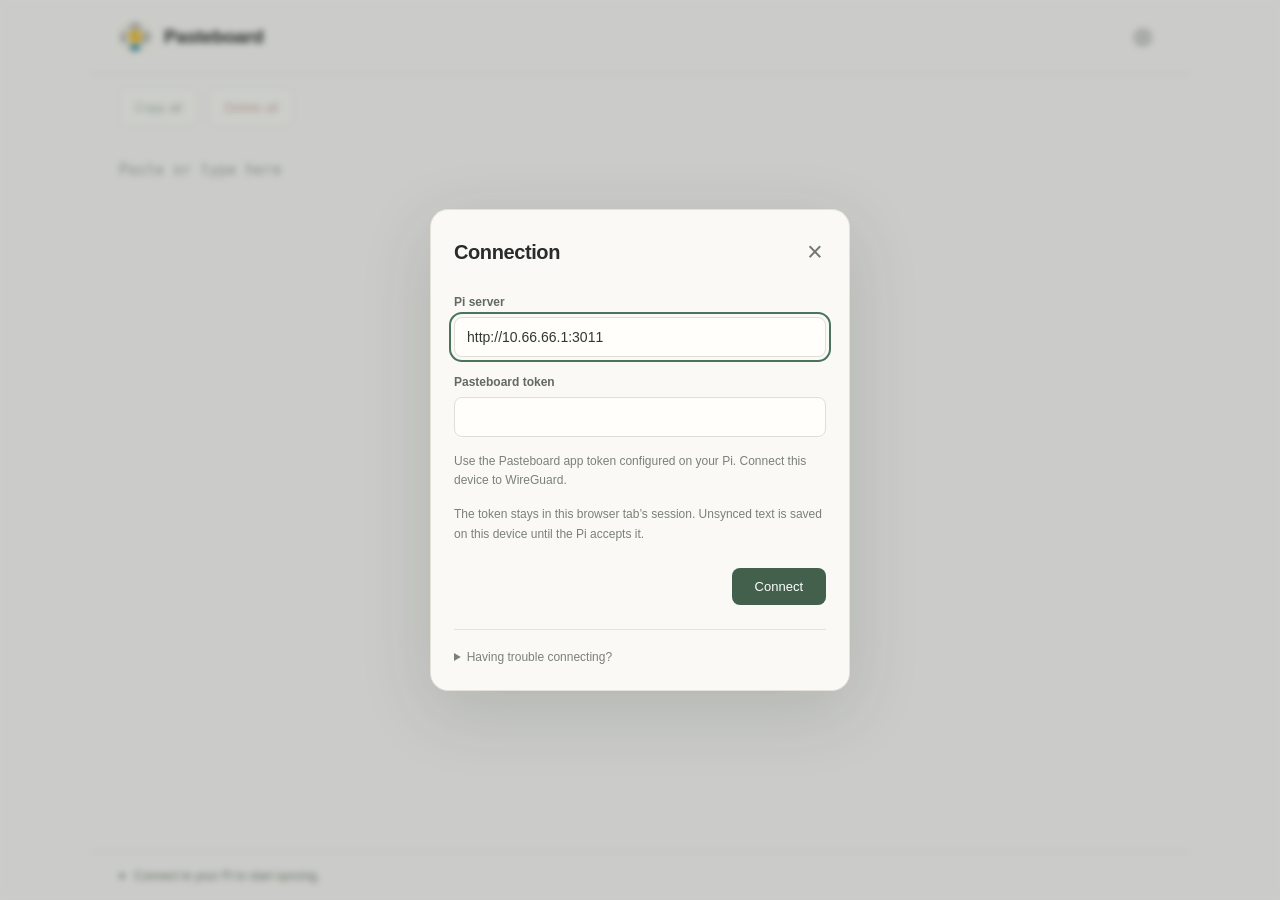
<file: index.html>
<!doctype html>
<html lang="en"><head><meta charset="utf-8" /><meta name="viewport" content="width=device-width, initial-scale=1" /><link href="https://yissok.github.io/pi-pasteboard-web-dist/releases/e755489a7d8057db6d2fa6eea661f86e65cd2d88-38454217464-1/_app/immutable/entry/start.D6fS6vXI.js" rel="modulepreload">
		<link href="https://yissok.github.io/pi-pasteboard-web-dist/releases/e755489a7d8057db6d2fa6eea661f86e65cd2d88-38454217464-1/_app/immutable/chunks/BGh_n59t.js" rel="modulepreload">
		<link href="https://yissok.github.io/pi-pasteboard-web-dist/releases/e755489a7d8057db6d2fa6eea661f86e65cd2d88-38454217464-1/_app/immutable/chunks/jlR7JKsC.js" rel="modulepreload">
		<link href="https://yissok.github.io/pi-pasteboard-web-dist/releases/e755489a7d8057db6d2fa6eea661f86e65cd2d88-38454217464-1/_app/immutable/chunks/CcGpmwrD.js" rel="modulepreload">
		<link href="https://yissok.github.io/pi-pasteboard-web-dist/releases/e755489a7d8057db6d2fa6eea661f86e65cd2d88-38454217464-1/_app/immutable/entry/app.twROI5ka.js" rel="modulepreload">
		<link href="https://yissok.github.io/pi-pasteboard-web-dist/releases/e755489a7d8057db6d2fa6eea661f86e65cd2d88-38454217464-1/_app/immutable/chunks/DZbvdCvC.js" rel="modulepreload">
		<link href="https://yissok.github.io/pi-pasteboard-web-dist/releases/e755489a7d8057db6d2fa6eea661f86e65cd2d88-38454217464-1/_app/immutable/chunks/DWlqnP3x.js" rel="modulepreload">
		<link href="https://yissok.github.io/pi-pasteboard-web-dist/releases/e755489a7d8057db6d2fa6eea661f86e65cd2d88-38454217464-1/_app/immutable/chunks/DAdfpgxY.js" rel="modulepreload">
		<link href="https://yissok.github.io/pi-pasteboard-web-dist/releases/e755489a7d8057db6d2fa6eea661f86e65cd2d88-38454217464-1/_app/immutable/chunks/Bjmi5DRS.js" rel="modulepreload">
		<link href="https://yissok.github.io/pi-pasteboard-web-dist/releases/e755489a7d8057db6d2fa6eea661f86e65cd2d88-38454217464-1/_app/immutable/nodes/0.DeowvRwc.js" rel="modulepreload">
		<link href="https://yissok.github.io/pi-pasteboard-web-dist/releases/e755489a7d8057db6d2fa6eea661f86e65cd2d88-38454217464-1/_app/immutable/nodes/2.Ccenjfkx.js" rel="modulepreload">
		<!--1uha8ag--><meta name="description" content="One shared text field across your Mac, iPhone, and browser."/> <meta name="referrer" content="no-referrer"/> <meta name="theme-color" content="#faf9f6"/> <meta name="apple-mobile-web-app-title" content="Pasteboard"/> <link rel="icon" type="image/png" sizes="32x32" href="https://yissok.github.io/pi-pasteboard-web-dist/releases/e755489a7d8057db6d2fa6eea661f86e65cd2d88-38454217464-1/favicon.png"/> <link rel="apple-touch-icon" sizes="180x180" href="https://yissok.github.io/pi-pasteboard-web-dist/releases/e755489a7d8057db6d2fa6eea661f86e65cd2d88-38454217464-1/apple-touch-icon.png"/><!----><title>Pasteboard</title>
		<link href="https://yissok.github.io/pi-pasteboard-web-dist/releases/e755489a7d8057db6d2fa6eea661f86e65cd2d88-38454217464-1/_app/immutable/assets/2.CrmyjH24.css" rel="stylesheet"></head><body data-sveltekit-preload-data="hover"><div style="display: contents"><!--[--><!--[0--><!--[--><!--[--><div class="app svelte-1uha8ag"><header class="svelte-1uha8ag"><div class="title svelte-1uha8ag"><img class="mark svelte-1uha8ag" src="https://yissok.github.io/pi-pasteboard-web-dist/releases/e755489a7d8057db6d2fa6eea661f86e65cd2d88-38454217464-1/apple-touch-icon.png" alt="" width="34" height="34"/><h1 class="svelte-1uha8ag">Pasteboard</h1></div> <button class="icon-button svelte-1uha8ag" aria-label="Connection" title="Connection"><svg width="21" height="21" viewBox="0 0 24 24" fill="none" aria-hidden="true"><path d="m9.2 3-.7 2.2-2 .9-2.1-.5-2.1 3.6L3.8 11v2l-1.5 1.8 2.1 3.6 2.1-.5 2 .9.7 2.2h4.2l.7-2.2 2-.9 2.1.5 2.1-3.6-1.5-1.8v-2l1.5-1.8-2.1-3.6-2.1.5-2-.9L13.4 3H9.2Z" stroke="currentColor" stroke-width="1.4" stroke-linejoin="round"></path><circle cx="11.3" cy="12" r="3" stroke="currentColor" stroke-width="1.4"></circle></svg></button></header> <div class="editor-actions svelte-1uha8ag"><button class="text-action svelte-1uha8ag" disabled="">Copy all</button> <button class="text-action delete svelte-1uha8ag" disabled="">Delete all</button> <span class="copy-message svelte-1uha8ag" role="status" aria-live="polite"></span></div> <main class="svelte-1uha8ag"><textarea aria-label="Shared text" placeholder="Paste or type here" spellcheck="false" autocapitalize="off" autocomplete="off" autocorrect="off" class="svelte-1uha8ag"></textarea></main> <footer class="svelte-1uha8ag"><div class="status svelte-1uha8ag" role="status" aria-live="polite"><span class="dot svelte-1uha8ag"></span><span>Connect to your Pi to start syncing.</span></div> <!--[-1--><!--]--></footer></div> <!--[-1--><!--]--><!--]--><!----><!--]--><!--]--> <!--[-1--><!--]--><!--]-->
			
			<script>
				{
					__sveltekit_1wedlvh = {
						base: new URL(".", location).pathname.slice(0, -1),
						assets: "https://yissok.github.io/pi-pasteboard-web-dist/releases/e755489a7d8057db6d2fa6eea661f86e65cd2d88-38454217464-1"
					};

					const element = document.currentScript.parentElement;

					Promise.all([
						import("https://yissok.github.io/pi-pasteboard-web-dist/releases/e755489a7d8057db6d2fa6eea661f86e65cd2d88-38454217464-1/_app/immutable/entry/start.D6fS6vXI.js"),
						import("https://yissok.github.io/pi-pasteboard-web-dist/releases/e755489a7d8057db6d2fa6eea661f86e65cd2d88-38454217464-1/_app/immutable/entry/app.twROI5ka.js")
					]).then(([kit, app]) => {
						kit.start(app, element, {
							node_ids: [0, 2],
							data: [null,null],
							form: null,
							error: null
						});
					});
				}
			</script>
		</div></body></html>
</file>
